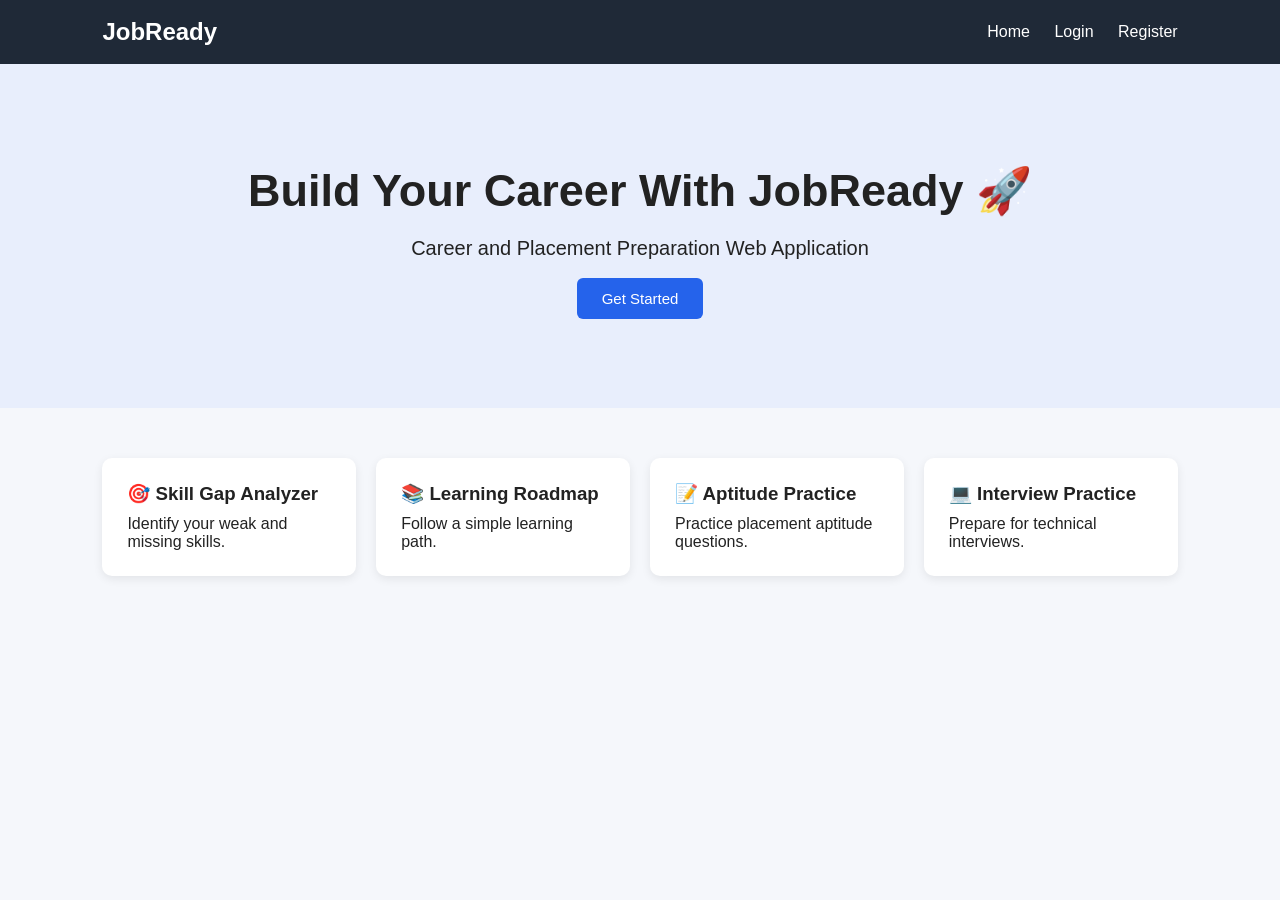
<file: templates/index.html>
<!DOCTYPE html>
<html>

<head>

    <title>JobReady</title>

    <link rel="stylesheet" href="/static/style.css">

</head>

<body>

<nav>

    <h2>JobReady</h2>

    <div>

        <a href="/">Home</a>
        <a href="/login">Login</a>
        <a href="/register">Register</a>

    </div>

</nav>


<section class="hero">

    <h1>Build Your Career With JobReady 🚀</h1>

    <p>
        Career and Placement Preparation Web Application
    </p>

    <a class="btn" href="/register">
        Get Started
    </a>

</section>


<section class="features">

    <div class="card">
        <h3>🎯 Skill Gap Analyzer</h3>
        <p>Identify your weak and missing skills.</p>
    </div>


    <div class="card">
        <h3>📚 Learning Roadmap</h3>
        <p>Follow a simple learning path.</p>
    </div>


    <div class="card">
        <h3>📝 Aptitude Practice</h3>
        <p>Practice placement aptitude questions.</p>
    </div>


    <div class="card">
        <h3>💻 Interview Practice</h3>
        <p>Prepare for technical interviews.</p>
    </div>

</section>

</body>

</html>
</file>
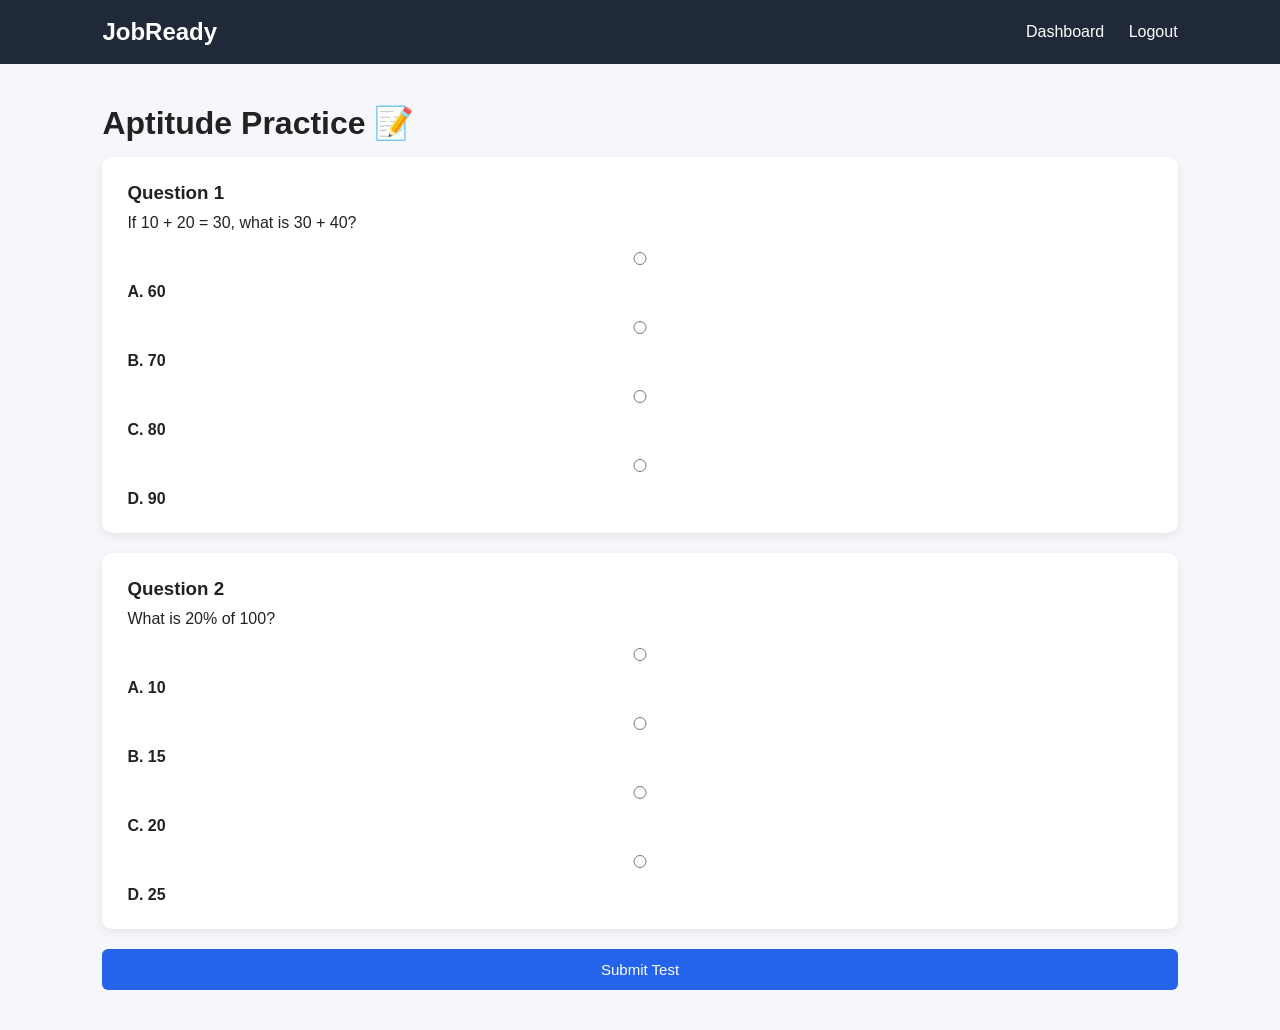
<file: templates/aptitude.html>
<!DOCTYPE html>
<html>

<head>

    <title>Aptitude Practice - JobReady</title>

    <link rel="stylesheet" href="/static/style.css">

</head>

<body>

<nav>

    <h2>JobReady</h2>

    <div>

        <a href="/dashboard">Dashboard</a>
        <a href="/logout">Logout</a>

    </div>

</nav>


<div class="container">

    <h1>Aptitude Practice 📝</h1>


    <div class="card">

        <h3>Question 1</h3>

        <p>
            If 10 + 20 = 30, what is 30 + 40?
        </p>


        <label>
            <input type="radio" name="q1" value="60">
            A. 60
        </label>


        <label>
            <input type="radio" name="q1" value="70">
            B. 70
        </label>


        <label>
            <input type="radio" name="q1" value="80">
            C. 80
        </label>


        <label>
            <input type="radio" name="q1" value="90">
            D. 90
        </label>

    </div>


    <div class="card">

        <h3>Question 2</h3>

        <p>
            What is 20% of 100?
        </p>


        <label>
            <input type="radio" name="q2" value="10">
            A. 10
        </label>


        <label>
            <input type="radio" name="q2" value="15">
            B. 15
        </label>


        <label>
            <input type="radio" name="q2" value="20">
            C. 20
        </label>


        <label>
            <input type="radio" name="q2" value="25">
            D. 25
        </label>

    </div>


    <button type="button" onclick="checkScore()">
        Submit Test
    </button>


    <div id="result"></div>

</div>


<script>

function checkScore() {

    let score = 0;

    let q1 =
        document.querySelector(
            'input[name="q1"]:checked'
        );

    let q2 =
        document.querySelector(
            'input[name="q2"]:checked'
        );


    if (q1 && q1.value === "70") {
        score++;
    }


    if (q2 && q2.value === "20") {
        score++;
    }


    document.getElementById("result").innerHTML =
        "<div class='card'>" +
        "<h2>Your Score: " +
        score +
        "/2</h2>" +
        "</div>";

}

</script>

</body>

</html>
</file>
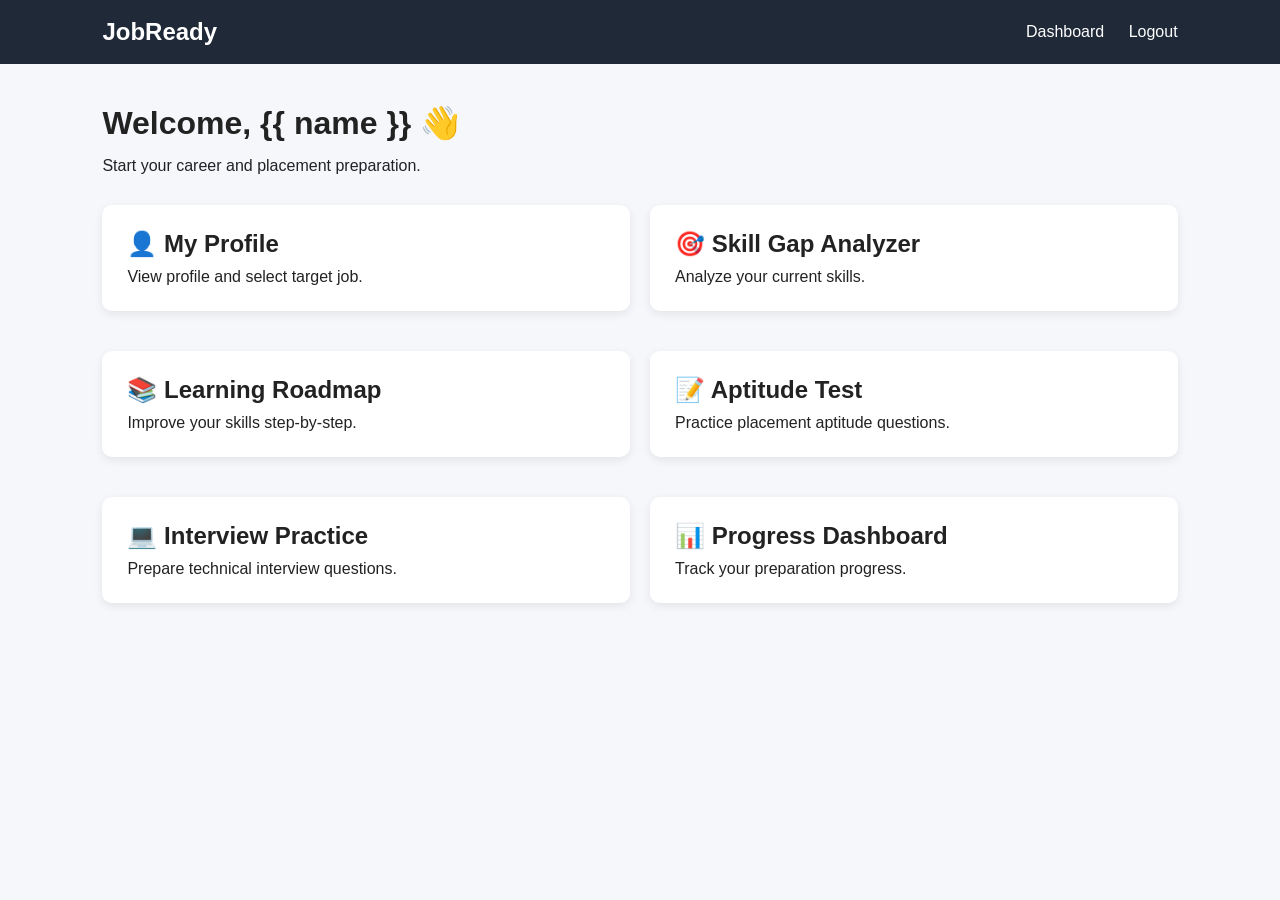
<file: templates/dashboard.html>
<!DOCTYPE html>
<html>

<head>
    <title>Dashboard - JobReady</title>
    <link rel="stylesheet" href="/static/style.css">
</head>

<body>

<nav>

    <h2>JobReady</h2>

    <div>
        <a href="/dashboard">Dashboard</a>
        <a href="/logout">Logout</a>
    </div>

</nav>


<div class="container">

    <h1>Welcome, {{ name }} 👋</h1>

    <p>Start your career and placement preparation.</p>


    <div class="dashboard-grid">

        <a href="/profile" class="card">
            <h2>👤 My Profile</h2>
            <p>View profile and select target job.</p>
        </a>


        <a href="/skills" class="card">
            <h2>🎯 Skill Gap Analyzer</h2>
            <p>Analyze your current skills.</p>
        </a>


        <a href="/roadmap" class="card">
            <h2>📚 Learning Roadmap</h2>
            <p>Improve your skills step-by-step.</p>
        </a>


        <a href="/aptitude" class="card">
            <h2>📝 Aptitude Test</h2>
            <p>Practice placement aptitude questions.</p>
        </a>


        <a href="/interview" class="card">
            <h2>💻 Interview Practice</h2>
            <p>Prepare technical interview questions.</p>
        </a>


        <a href="/progress" class="card">
            <h2>📊 Progress Dashboard</h2>
            <p>Track your preparation progress.</p>
        </a>

    </div>

</div>

</body>
</html>
</file>
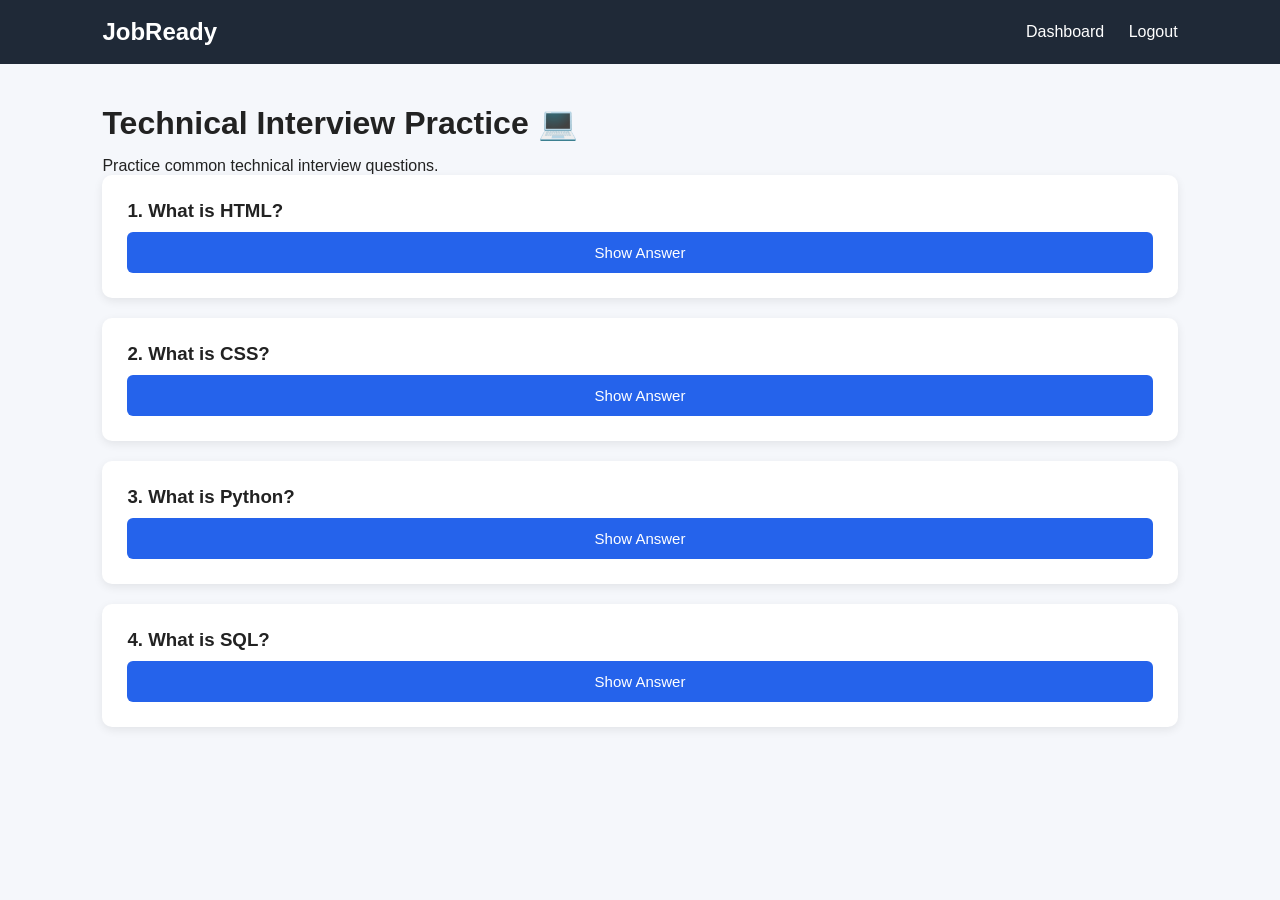
<file: templates/interview.html>
<!DOCTYPE html>
<html>

<head>

    <title>Interview Practice - JobReady</title>

    <link rel="stylesheet" href="/static/style.css">

</head>

<body>

<nav>

    <h2>JobReady</h2>

    <div>

        <a href="/dashboard">Dashboard</a>
        <a href="/logout">Logout</a>

    </div>

</nav>


<div class="container">

    <h1>Technical Interview Practice 💻</h1>

    <p>
        Practice common technical interview questions.
    </p>


    <div class="card">

        <h3>1. What is HTML?</h3>

        <button onclick="showAnswer('answer1')">
            Show Answer
        </button>

        <p id="answer1" style="display:none;">

            HTML stands for HyperText Markup Language.
            It is used to create the structure of web pages.

        </p>

    </div>


    <div class="card">

        <h3>2. What is CSS?</h3>

        <button onclick="showAnswer('answer2')">
            Show Answer
        </button>

        <p id="answer2" style="display:none;">

            CSS stands for Cascading Style Sheets.
            It is used to style and design web pages.

        </p>

    </div>


    <div class="card">

        <h3>3. What is Python?</h3>

        <button onclick="showAnswer('answer3')">
            Show Answer
        </button>

        <p id="answer3" style="display:none;">

            Python is a high-level programming language
            used for web development, automation and data analysis.

        </p>

    </div>


    <div class="card">

        <h3>4. What is SQL?</h3>

        <button onclick="showAnswer('answer4')">
            Show Answer
        </button>

        <p id="answer4" style="display:none;">

            SQL stands for Structured Query Language.
            It is used to manage and retrieve data from databases.

        </p>

    </div>

</div>


<script>

function showAnswer(id) {

    let answer = document.getElementById(id);

    if (answer.style.display === "none") {

        answer.style.display = "block";

    } else {

        answer.style.display = "none";

    }

}

</script>

</body>

</html>
</file>
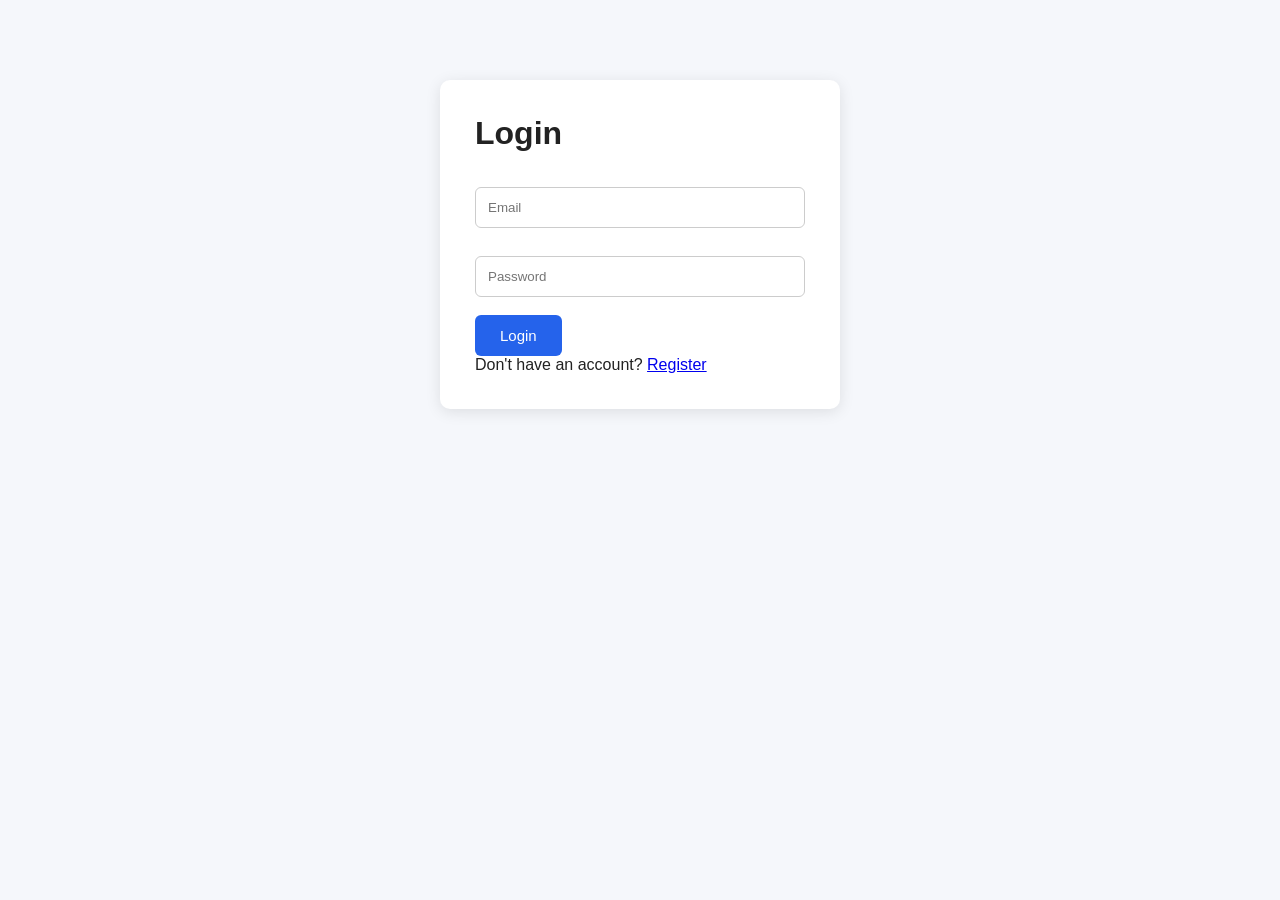
<file: templates/login.html>
<!DOCTYPE html>
<html>

<head>

    <title>Login - JobReady</title>

    <link rel="stylesheet" href="/static/style.css">

</head>

<body>

<div class="form-box">

    <h1>Login</h1>


    <form method="POST">

        <input
            type="email"
            name="email"
            placeholder="Email"
            required
        >

        <input
            type="password"
            name="password"
            placeholder="Password"
            required
        >

        <button type="submit">
            Login
        </button>

    </form>


    <p>
        Don't have an account?
        <a href="/register">Register</a>
    </p>

</div>

</body>

</html>
</file>
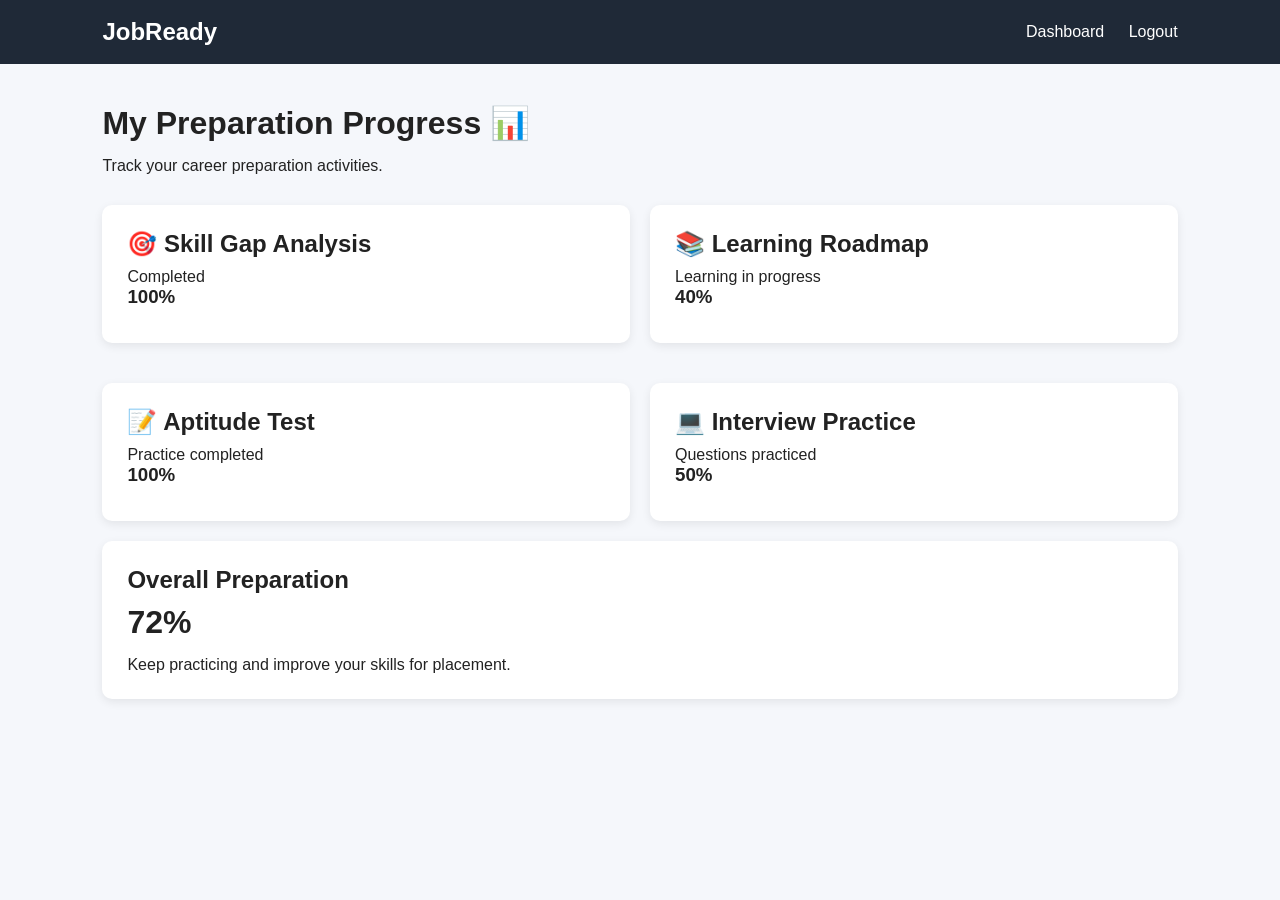
<file: templates/progress.html>
<!DOCTYPE html>
<html>

<head>

    <title>Progress - JobReady</title>

    <link rel="stylesheet" href="/static/style.css">

</head>

<body>

<nav>

    <h2>JobReady</h2>

    <div>

        <a href="/dashboard">Dashboard</a>
        <a href="/logout">Logout</a>

    </div>

</nav>


<div class="container">

    <h1>My Preparation Progress 📊</h1>

    <p>
        Track your career preparation activities.
    </p>


    <div class="dashboard-grid">


        <div class="card">

            <h2>🎯 Skill Gap Analysis</h2>

            <p>Completed</p>

            <h3>100%</h3>

        </div>


        <div class="card">

            <h2>📚 Learning Roadmap</h2>

            <p>Learning in progress</p>

            <h3>40%</h3>

        </div>


        <div class="card">

            <h2>📝 Aptitude Test</h2>

            <p>Practice completed</p>

            <h3>100%</h3>

        </div>


        <div class="card">

            <h2>💻 Interview Practice</h2>

            <p>Questions practiced</p>

            <h3>50%</h3>

        </div>


    </div>


    <div class="card">

        <h2>Overall Preparation</h2>

        <h1>72%</h1>

        <p>
            Keep practicing and improve your skills for placement.
        </p>

    </div>

</div>

</body>

</html>
</file>
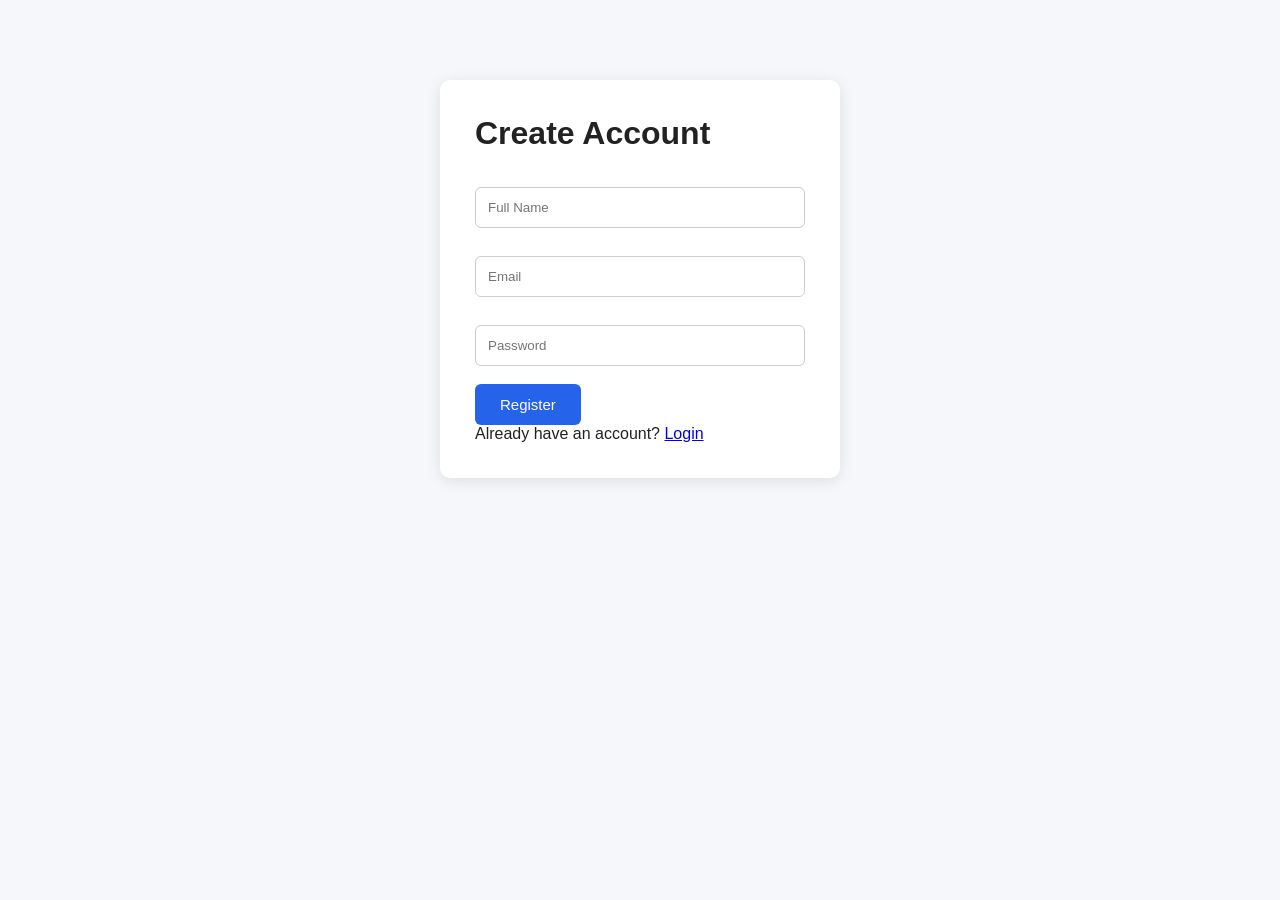
<file: templates/register.html>
<!DOCTYPE html>
<html>

<head>

    <title>Register - JobReady</title>

    <link rel="stylesheet" href="/static/style.css">

</head>

<body>

<div class="form-box">

    <h1>Create Account</h1>

    <form method="POST">

        <input
            type="text"
            name="name"
            placeholder="Full Name"
            required
        >

        <input
            type="email"
            name="email"
            placeholder="Email"
            required
        >

        <input
            type="password"
            name="password"
            placeholder="Password"
            required
        >

        <button type="submit">
            Register
        </button>

    </form>


    <p>
        Already have an account?
        <a href="/login">Login</a>
    </p>

</div>

</body>

</html>
</file>
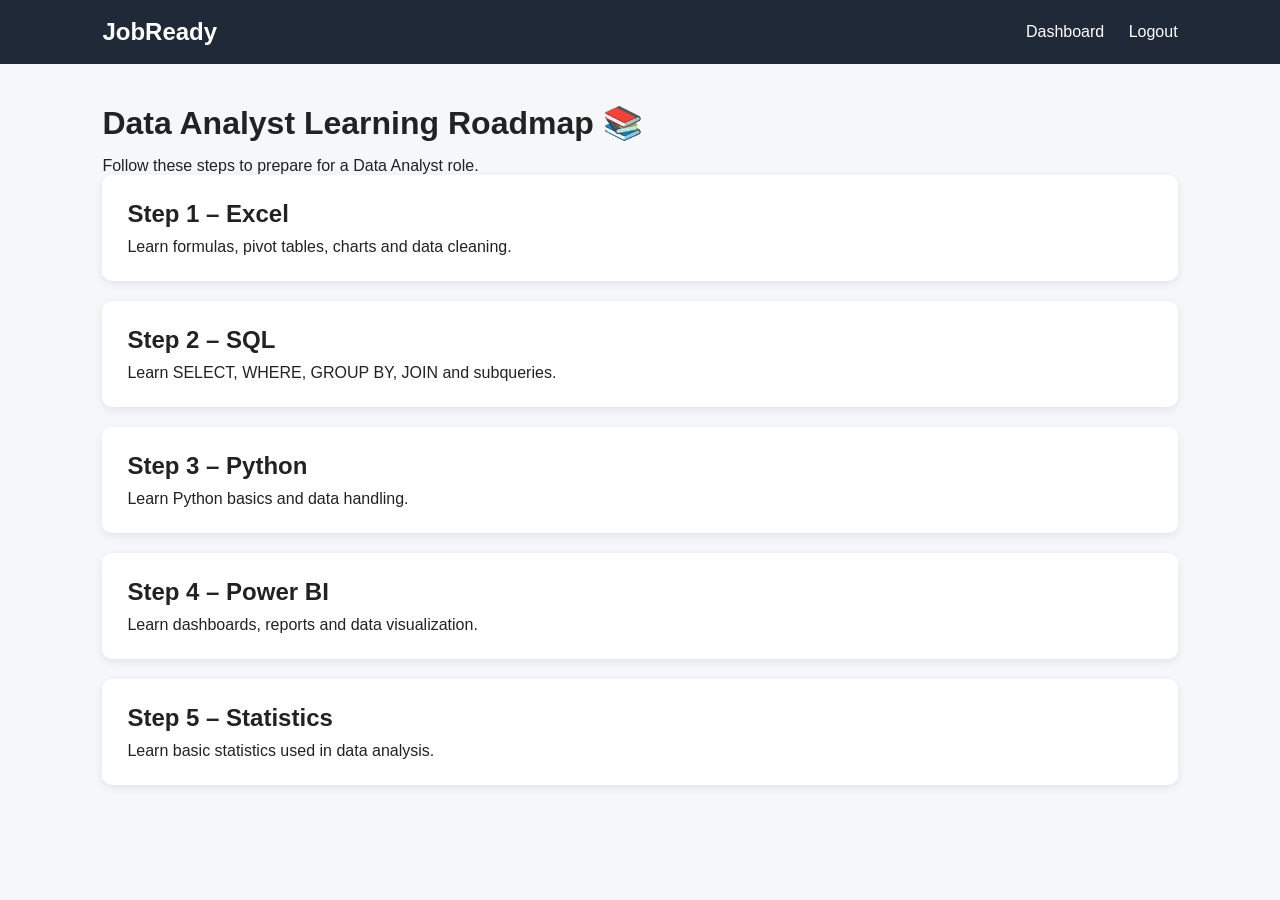
<file: templates/roadmap.html>
<!DOCTYPE html>
<html>

<head>

    <title>Learning Roadmap - JobReady</title>

    <link rel="stylesheet" href="/static/style.css">

</head>

<body>

<nav>

    <h2>JobReady</h2>

    <div>
        <a href="/dashboard">Dashboard</a>
        <a href="/logout">Logout</a>
    </div>

</nav>


<div class="container">

    <h1>Data Analyst Learning Roadmap 📚</h1>

    <p>
        Follow these steps to prepare for a Data Analyst role.
    </p>


    <div class="card">

        <h2>Step 1 – Excel</h2>

        <p>
            Learn formulas, pivot tables, charts and data cleaning.
        </p>

    </div>


    <div class="card">

        <h2>Step 2 – SQL</h2>

        <p>
            Learn SELECT, WHERE, GROUP BY, JOIN and subqueries.
        </p>

    </div>


    <div class="card">

        <h2>Step 3 – Python</h2>

        <p>
            Learn Python basics and data handling.
        </p>

    </div>


    <div class="card">

        <h2>Step 4 – Power BI</h2>

        <p>
            Learn dashboards, reports and data visualization.
        </p>

    </div>


    <div class="card">

        <h2>Step 5 – Statistics</h2>

        <p>
            Learn basic statistics used in data analysis.
        </p>

    </div>

</div>

</body>

</html>
</file>
<file: static/style.css>
* {
    box-sizing: border-box;
    margin: 0;
    padding: 0;
}


body {
    font-family: Arial, sans-serif;
    background: #f5f7fb;
    color: #222;
}


/* ================= NAVBAR ================= */

nav {
    background: #1f2937;
    color: white;
    padding: 18px 8%;

    display: flex;
    justify-content: space-between;
    align-items: center;
}


nav h2 {
    font-size: 24px;
}


nav a {
    color: white;
    text-decoration: none;
    margin-left: 20px;
}


/* ================= HERO ================= */

.hero {
    text-align: center;
    padding: 100px 20px;
    background: #e8eefc;
}


.hero h1 {
    font-size: 45px;
    margin-bottom: 20px;
}


.hero p {
    font-size: 20px;
    margin-bottom: 30px;
}


/* ================= BUTTON ================= */

.btn,
button {
    background: #2563eb;
    color: white;

    border: none;

    padding: 12px 25px;

    border-radius: 6px;

    text-decoration: none;

    cursor: pointer;

    font-size: 15px;
}


button:hover,
.btn:hover {
    opacity: 0.9;
}


/* ================= FEATURES ================= */

.features {
    display: grid;

    grid-template-columns:
        repeat(4, 1fr);

    gap: 20px;

    padding: 50px 8%;
}


/* ================= CARD ================= */

.card {
    background: white;

    padding: 25px;

    border-radius: 10px;

    margin-bottom: 20px;

    box-shadow:
        0 3px 10px rgba(0,0,0,0.08);

    transition: 0.2s;
}


.card:hover {
    transform: translateY(-3px);
}


.card h2,
.card h3 {
    margin-bottom: 10px;
}


/* ================= FORM ================= */

.form-box {

    width: 400px;

    max-width: 90%;

    margin: 80px auto;

    background: white;

    padding: 35px;

    border-radius: 10px;

    box-shadow:
        0 3px 15px rgba(0,0,0,0.1);

}


.form-box h1 {
    margin-bottom: 25px;
}


/* ================= INPUT ================= */

input,
select {

    width: 100%;

    padding: 12px;

    margin: 10px 0 18px;

    border:
        1px solid #ccc;

    border-radius: 6px;

}


/* ================= CONTAINER ================= */

.container {

    width: 84%;

    margin: 40px auto;

}


.container h1 {
    margin-bottom: 15px;
}


.container button {
    width: 100%;
}


/* ================= DASHBOARD ================= */

.dashboard-grid {

    display: grid;

    grid-template-columns:
        repeat(2, 1fr);

    gap: 20px;

    margin-top: 30px;

}


.dashboard-grid a {

    text-decoration: none;

    color: #222;

}


/* ================= RESULT ================= */

.result {

    background: white;

    padding: 25px;

    margin-top: 30px;

    border-radius: 10px;

}


.result li {
    margin: 10px 0;
}


/* ================= LABEL ================= */

label {

    display: block;

    font-weight: bold;

    margin-top: 10px;

}


/* ================= TABLE ================= */

table {

    width: 100%;

    border-collapse: collapse;

    background: white;

}


th,
td {

    border:
        1px solid #ddd;

    padding: 12px;

    text-align: left;

}


th {

    background: #1f2937;

    color: white;

}


/* ================= MOBILE ================= */

@media (max-width: 768px) {

    .features {

        grid-template-columns: 1fr;

    }


    .dashboard-grid {

        grid-template-columns: 1fr;

    }


    .hero h1 {

        font-size: 32px;

    }


    nav {

        flex-direction: column;

        gap: 15px;

    }

}
</file>
